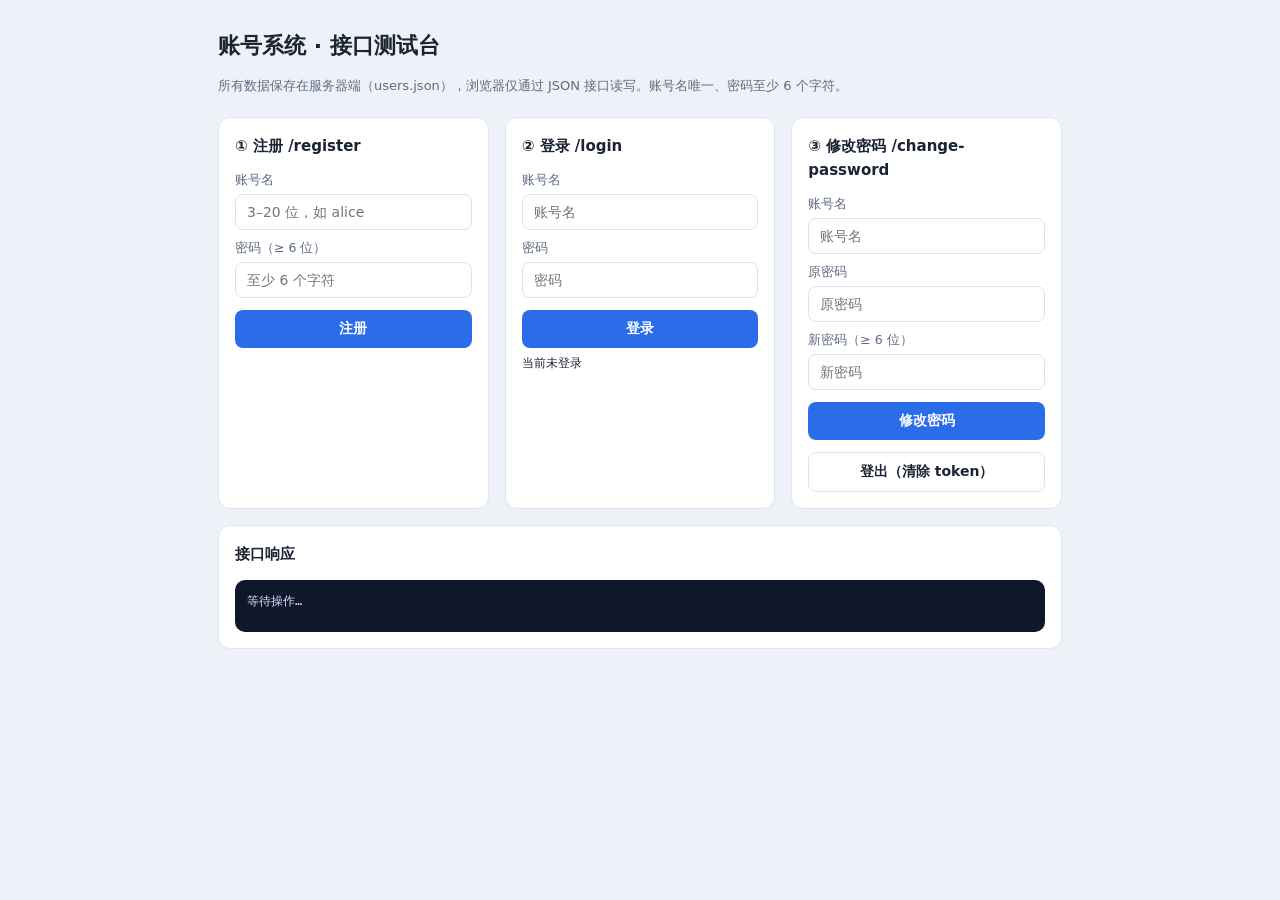
<file: account-server/index.html>
<!DOCTYPE html>
<html lang="zh-CN">
<head>
<meta charset="UTF-8">
<meta name="viewport" content="width=device-width, initial-scale=1">
<title>账号系统 · 接口测试台</title>
<style>
  :root{--bg:#eef2f8;--card:#fff;--ink:#1b2433;--muted:#5d6b83;--line:#dde4ef;--phy:#2b6de9;--ok:#0f9d58;--bad:#d64545}
  *{box-sizing:border-box}
  body{margin:0;background:var(--bg);color:var(--ink);font-family:system-ui,"Segoe UI","Microsoft YaHei",sans-serif;line-height:1.6}
  .wrap{max-width:880px;margin:0 auto;padding:28px 18px 60px}
  h1{font-size:22px;margin:0 0 4px}
  .sub{color:var(--muted);font-size:13px;margin-bottom:20px}
  .grid{display:grid;grid-template-columns:repeat(auto-fit,minmax(260px,1fr));gap:16px}
  .card{background:var(--card);border:1px solid var(--line);border-radius:12px;padding:16px}
  .card h2{font-size:15px;margin:0 0 12px}
  label{display:block;font-size:12.5px;color:var(--muted);margin:8px 0 4px}
  input{width:100%;padding:9px 11px;border:1px solid var(--line);border-radius:8px;font-size:14px;font-family:inherit;background:var(--card);color:var(--ink)}
  input:focus{outline:none;border-color:var(--phy)}
  button{margin-top:12px;width:100%;padding:10px;border:none;border-radius:8px;background:var(--phy);color:#fff;font-size:14px;font-weight:600;cursor:pointer;font-family:inherit}
  button:hover{opacity:.92}
  button.ghost{background:transparent;color:var(--ink);border:1px solid var(--line)}
  .out{margin-top:14px;background:#0f172a;color:#d7e3ff;border-radius:10px;padding:12px;font-family:ui-monospace,Consolas,monospace;font-size:12px;white-space:pre-wrap;min-height:52px}
  .status{font-size:12px;margin-top:6px}
  .ok{color:var(--ok)} .bad{color:var(--bad)}
  .token{word-break:break-all}
</style>
</head>
<body>
<div class="wrap">
  <h1>账号系统 · 接口测试台</h1>
  <p class="sub">所有数据保存在服务器端（users.json），浏览器仅通过 JSON 接口读写。账号名唯一、密码至少 6 个字符。</p>

  <div class="grid">
    <div class="card">
      <h2>① 注册 /register</h2>
      <label>账号名</label><input id="rUser" placeholder="3–20 位，如 alice">
      <label>密码（≥ 6 位）</label><input id="rPwd" type="text" placeholder="至少 6 个字符">
      <button onclick="doRegister()">注册</button>
    </div>

    <div class="card">
      <h2>② 登录 /login</h2>
      <label>账号名</label><input id="lUser" placeholder="账号名">
      <label>密码</label><input id="lPwd" type="text" placeholder="密码">
      <button onclick="doLogin()">登录</button>
      <div class="status" id="loginState">当前未登录</div>
    </div>

    <div class="card">
      <h2>③ 修改密码 /change-password</h2>
      <label>账号名</label><input id="cUser" placeholder="账号名">
      <label>原密码</label><input id="cOld" type="text" placeholder="原密码">
      <label>新密码（≥ 6 位）</label><input id="cNew" type="text" placeholder="新密码">
      <button onclick="doChange()">修改密码</button>
      <button class="ghost" onclick="doLogout()">登出（清除 token）</button>
    </div>
  </div>

  <div class="card" style="margin-top:16px">
    <h2>接口响应</h2>
    <div class="out" id="out">等待操作…</div>
  </div>
</div>

<script>
let token = localStorage.getItem('acct_token') || '';

function show(obj, httpCode){
  const el = document.getElementById('out');
  el.textContent = 'HTTP ' + httpCode + '\n' + JSON.stringify(obj, null, 2);
}
function renderLoginState(){
  document.getElementById('loginState').innerHTML = token
    ? '已登录，token: <span class="token">' + token.slice(0,16) + '…</span>'
    : '当前未登录';
}

async function call(path, body){
  const headers = { 'Content-Type': 'application/json' };
  if (token) headers['Authorization'] = 'Bearer ' + token;
  const res = await fetch(path, { method:'POST', headers, body: JSON.stringify(body) });
  const data = await res.json().catch(()=>({ok:false,error:'BAD_JSON',message:'响应不是 JSON'}));
  show(data, res.status);
  if (path !== '/api/change-password') {  // 改密不改 token 展示
    if (data.token) { token = data.token; localStorage.setItem('acct_token', token); }
    if (path === '/api/logout') { token = ''; localStorage.removeItem('acct_token'); }
    renderLoginState();
  }
  return data;
}

const doRegister = () => call('/api/register', { username: document.getElementById('rUser').value, password: document.getElementById('rPwd').value });
const doLogin    = () => call('/api/login',    { username: document.getElementById('lUser').value, password: document.getElementById('lPwd').value });
const doLogout   = () => call('/api/logout',   {});
const doChange   = () => call('/api/change-password', {
  username: document.getElementById('cUser').value,
  oldPassword: document.getElementById('cOld').value,
  newPassword: document.getElementById('cNew').value
});

renderLoginState();
</script>
</body>
</html>
</file>
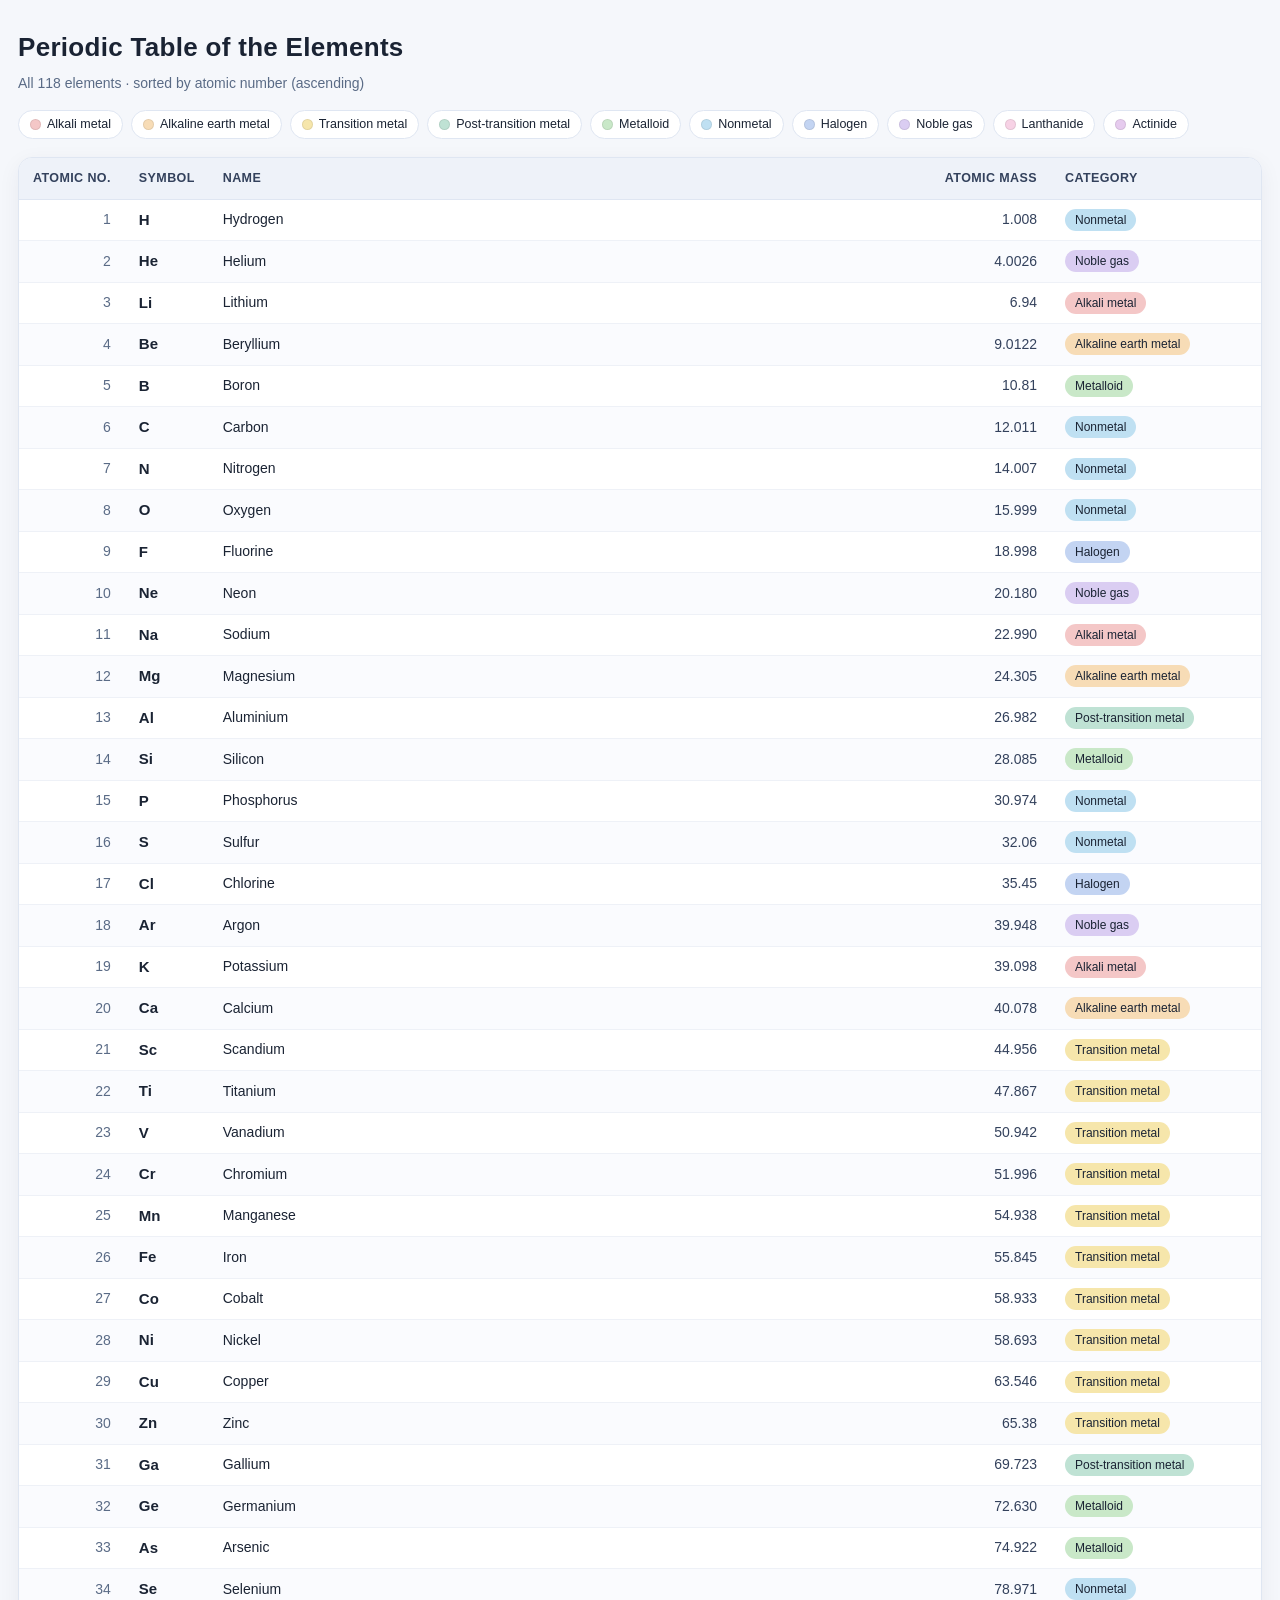
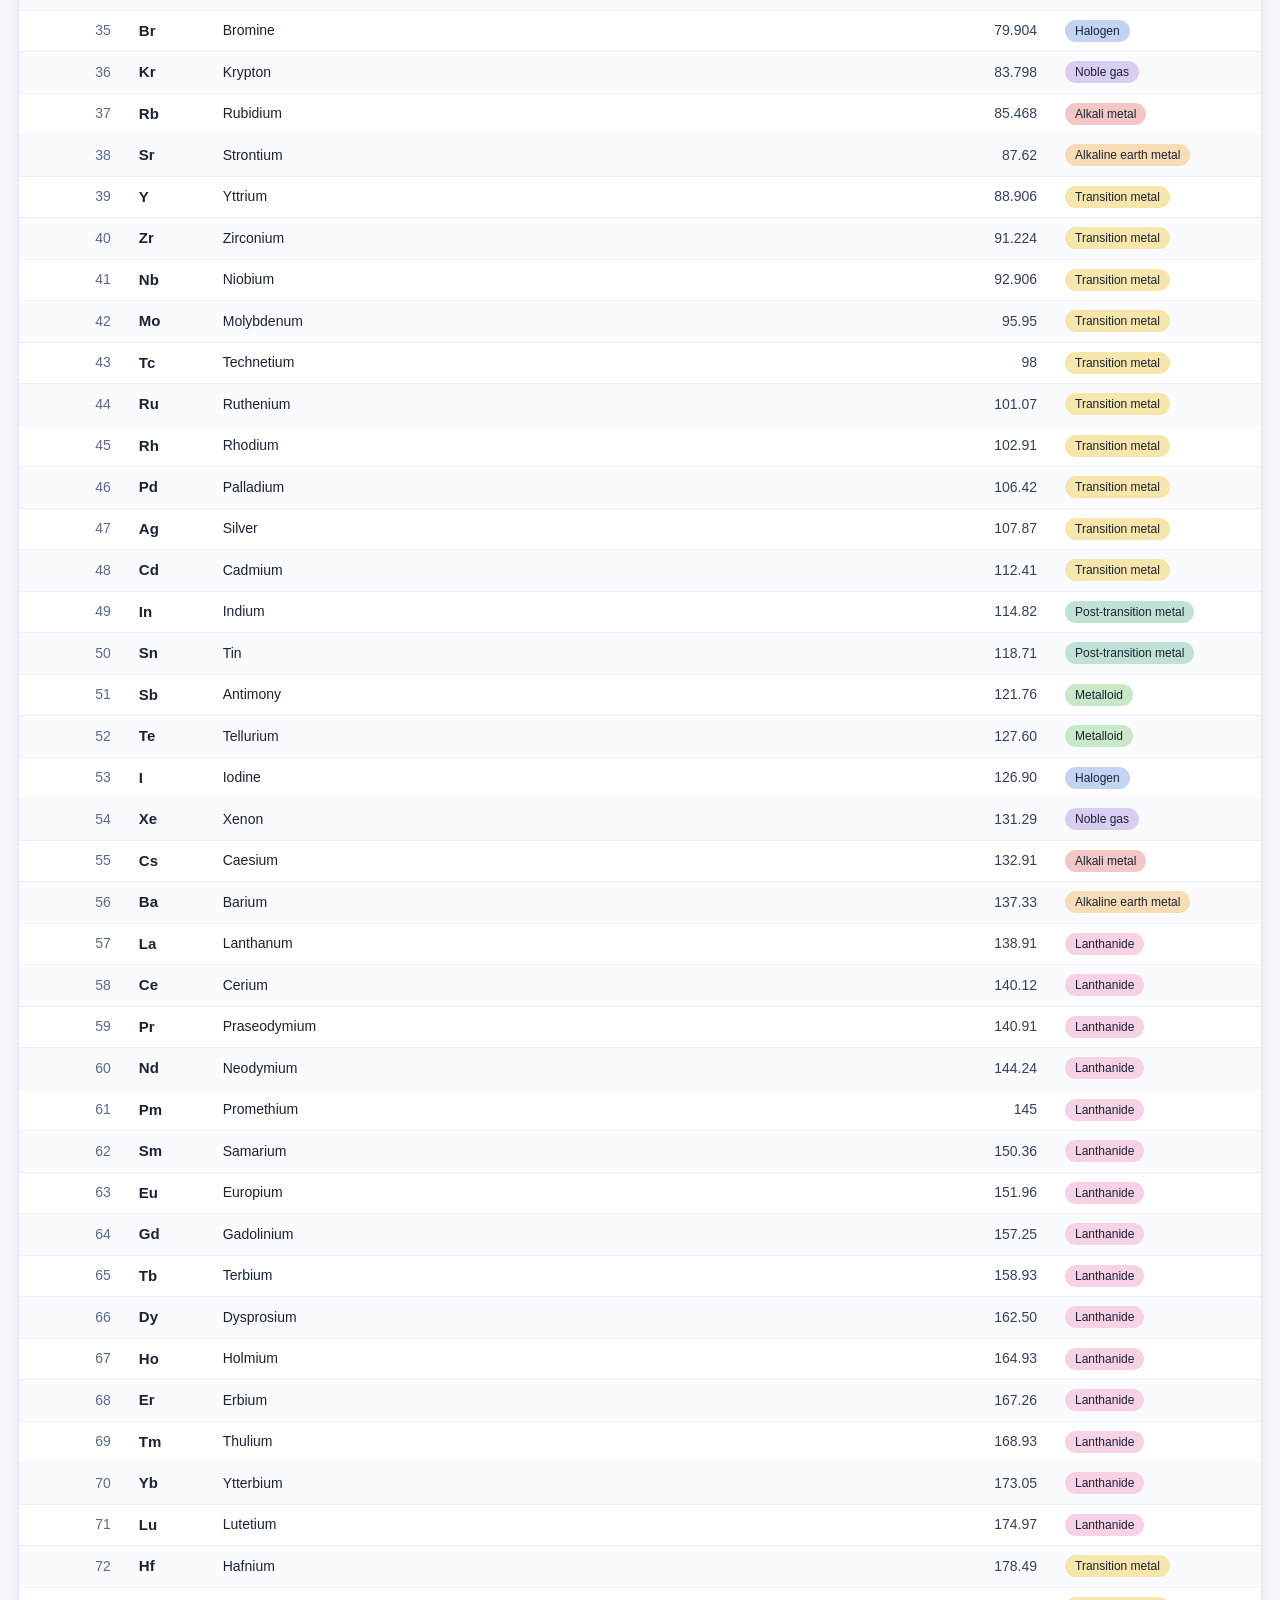
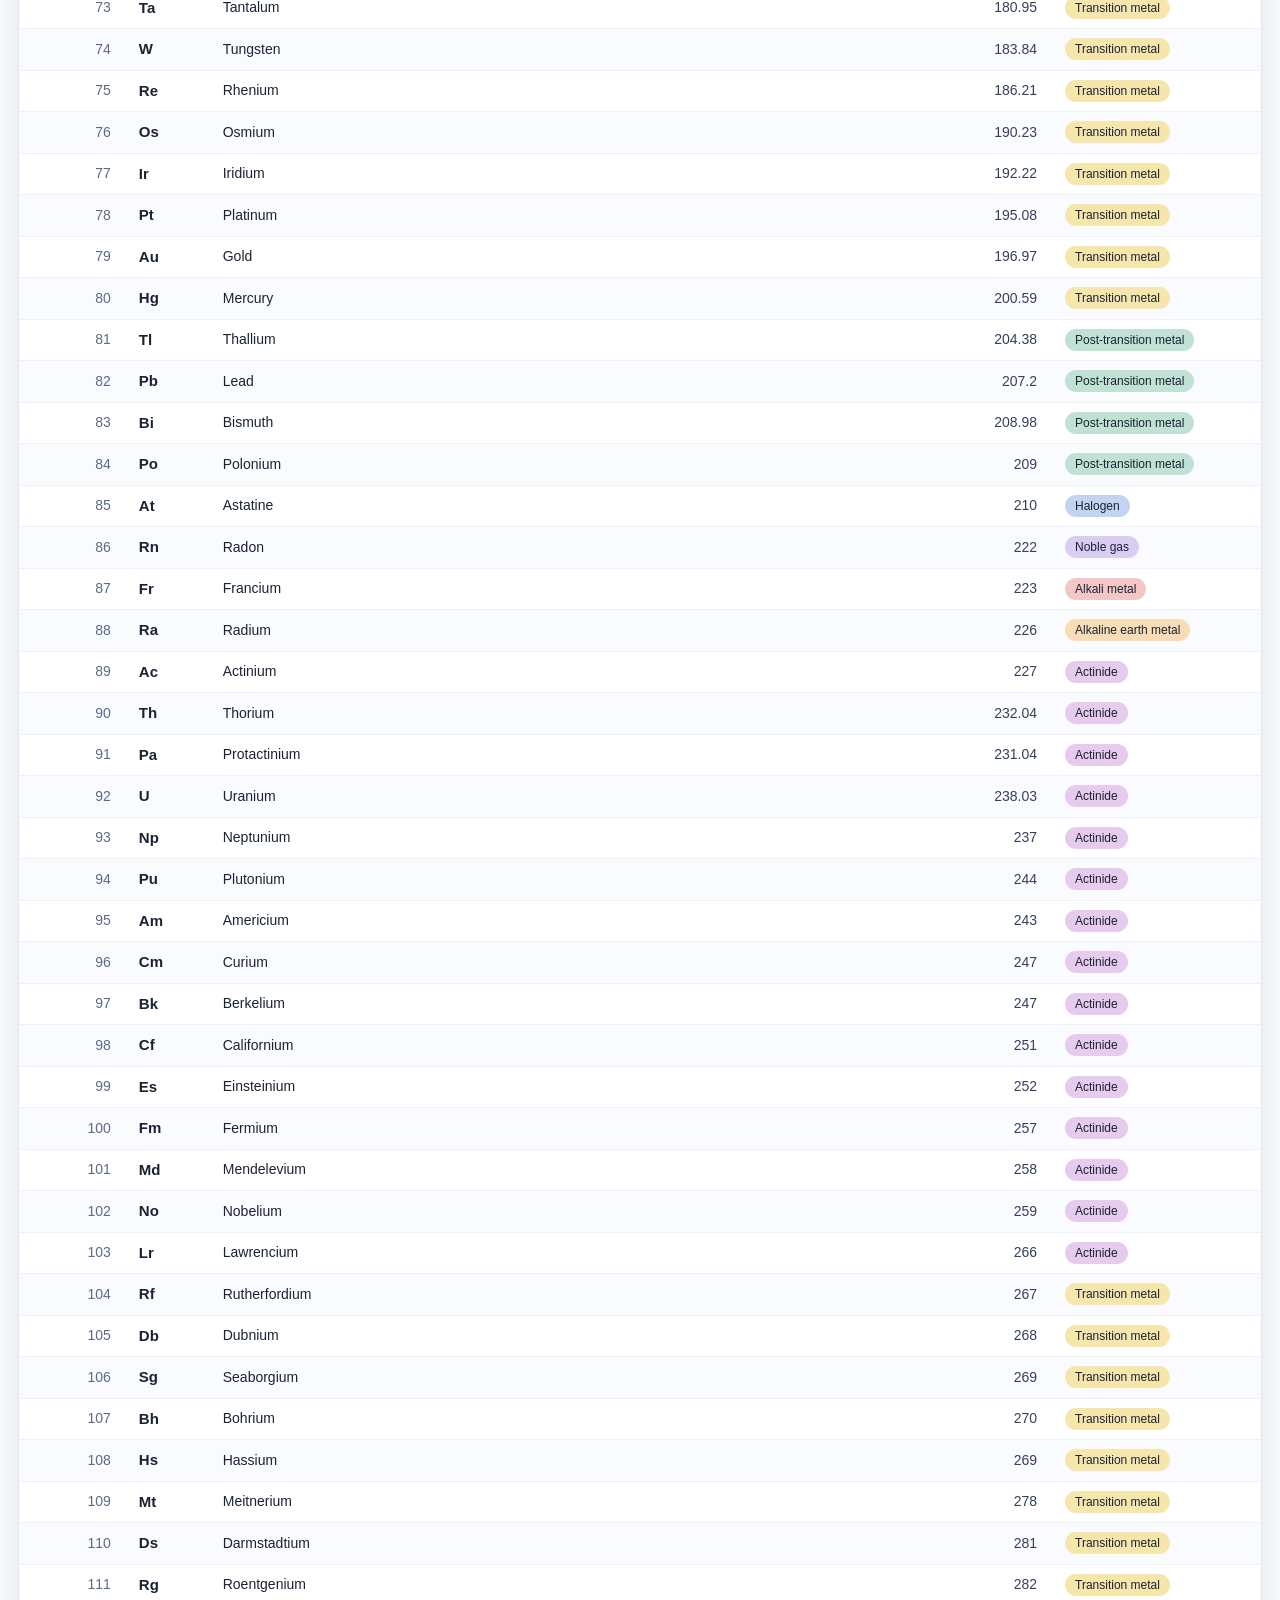
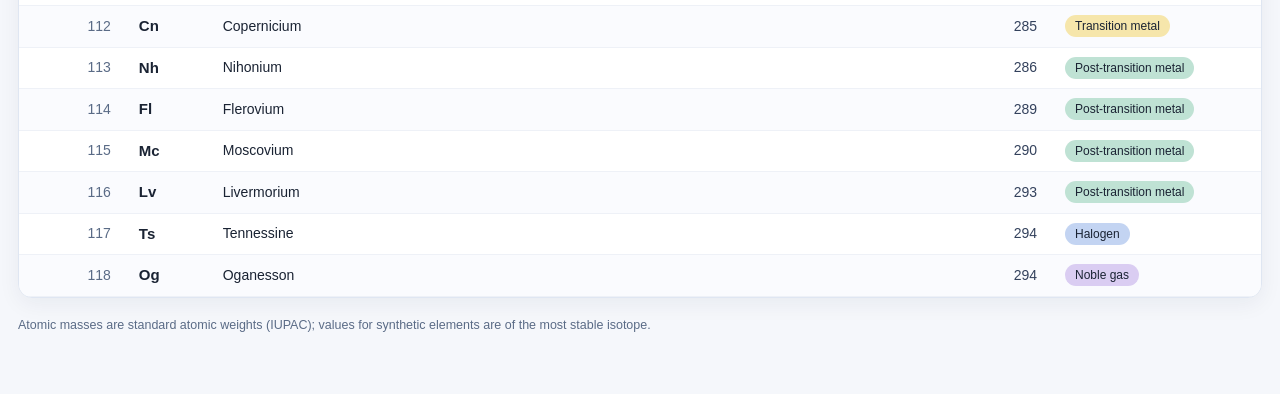
<file: periodic-table-en.html>
<!DOCTYPE html>
<html lang="en">
<head>
<meta charset="UTF-8">
<meta name="viewport" content="width=device-width, initial-scale=1.0">
<title>Periodic Table of the Elements</title>
<style>
  :root{--ink:#1a2333;--muted:#5a6b86;--line:#dfe6f2;--bg:#f5f7fb;--card:#fff}
  *{box-sizing:border-box}
  body{margin:0;padding:28px 18px 60px;background:var(--bg);color:var(--ink);
       font-family:-apple-system,BlinkMacSystemFont,"Segoe UI",Roboto,Helvetica,Arial,sans-serif;line-height:1.5}
  h1{margin:0 0 6px;font-size:26px;letter-spacing:.3px}
  .sub{margin:0 0 16px;color:var(--muted);font-size:14px}
  .legend{display:flex;flex-wrap:wrap;gap:8px;margin-bottom:18px}
  .lg{display:inline-flex;align-items:center;gap:6px;font-size:12.5px;color:var(--ink);
      background:var(--card);border:1px solid var(--line);border-radius:99px;padding:4px 11px}
  .lg i{width:11px;height:11px;border-radius:50%;display:inline-block;border:1px solid rgba(0,0,0,.08)}
  .wrap{overflow-x:auto;background:var(--card);border:1px solid var(--line);border-radius:14px;
        box-shadow:0 6px 22px rgba(20,35,65,.06)}
  table{border-collapse:collapse;width:100%;min-width:640px;font-size:14px}
  thead th{position:sticky;top:0;background:#eef2f9;color:#33415c;text-align:left;
           font-weight:600;font-size:12.5px;letter-spacing:.4px;text-transform:uppercase;
           padding:11px 14px;border-bottom:1px solid var(--line);white-space:nowrap;z-index:2}
  tbody td{padding:9px 14px;border-bottom:1px solid #eef1f7;vertical-align:middle}
  tbody tr:nth-child(even){background:#fafbfe}
  tbody tr:hover{background:#f1f6ff}
  .c-num{text-align:right;color:var(--muted);font-variant-numeric:tabular-nums;width:56px}
  .c-sym{font-weight:700;font-size:15px;width:70px}
  .c-name{font-weight:500}
  .c-mass{text-align:right;font-variant-numeric:tabular-nums;color:#33415c;width:110px}
  .c-cat{width:210px}
  .tag{display:inline-block;font-size:12px;font-weight:500;color:#1a2333;
       padding:2px 10px;border-radius:99px;white-space:nowrap}
  footer{margin-top:18px;color:var(--muted);font-size:12.5px}
  @media print{body{background:#fff;padding:0}.wrap{box-shadow:none}.lg{background:#fff}}
  @media (max-width:520px){h1{font-size:21px}table{font-size:13px}}
</style>
</head>
<body>
<h1>Periodic Table of the Elements</h1>
<p class="sub">All 118 elements &middot; sorted by atomic number (ascending)</p>
<div class="legend"><span class="lg"><i style="background:#f4c7c7"></i>Alkali metal</span><span class="lg"><i style="background:#f7dcb6"></i>Alkaline earth metal</span><span class="lg"><i style="background:#f6e6ab"></i>Transition metal</span><span class="lg"><i style="background:#bfe2d4"></i>Post-transition metal</span><span class="lg"><i style="background:#c9e8c8"></i>Metalloid</span><span class="lg"><i style="background:#bfe0f2"></i>Nonmetal</span><span class="lg"><i style="background:#c3d4f2"></i>Halogen</span><span class="lg"><i style="background:#dacdf2"></i>Noble gas</span><span class="lg"><i style="background:#f7d2e5"></i>Lanthanide</span><span class="lg"><i style="background:#e6cbee"></i>Actinide</span></div>
<div class="wrap">
<table>
<thead>
<tr><th>Atomic&nbsp;No.</th><th>Symbol</th><th>Name</th><th>Atomic&nbsp;Mass</th><th>Category</th></tr>
</thead>
<tbody>
<tr><td class="c-num">1</td><td class="c-sym">H</td><td class="c-name">Hydrogen</td><td class="c-mass">1.008</td><td class="c-cat"><span class="tag" style="background:#bfe0f2">Nonmetal</span></td></tr>
<tr><td class="c-num">2</td><td class="c-sym">He</td><td class="c-name">Helium</td><td class="c-mass">4.0026</td><td class="c-cat"><span class="tag" style="background:#dacdf2">Noble gas</span></td></tr>
<tr><td class="c-num">3</td><td class="c-sym">Li</td><td class="c-name">Lithium</td><td class="c-mass">6.94</td><td class="c-cat"><span class="tag" style="background:#f4c7c7">Alkali metal</span></td></tr>
<tr><td class="c-num">4</td><td class="c-sym">Be</td><td class="c-name">Beryllium</td><td class="c-mass">9.0122</td><td class="c-cat"><span class="tag" style="background:#f7dcb6">Alkaline earth metal</span></td></tr>
<tr><td class="c-num">5</td><td class="c-sym">B</td><td class="c-name">Boron</td><td class="c-mass">10.81</td><td class="c-cat"><span class="tag" style="background:#c9e8c8">Metalloid</span></td></tr>
<tr><td class="c-num">6</td><td class="c-sym">C</td><td class="c-name">Carbon</td><td class="c-mass">12.011</td><td class="c-cat"><span class="tag" style="background:#bfe0f2">Nonmetal</span></td></tr>
<tr><td class="c-num">7</td><td class="c-sym">N</td><td class="c-name">Nitrogen</td><td class="c-mass">14.007</td><td class="c-cat"><span class="tag" style="background:#bfe0f2">Nonmetal</span></td></tr>
<tr><td class="c-num">8</td><td class="c-sym">O</td><td class="c-name">Oxygen</td><td class="c-mass">15.999</td><td class="c-cat"><span class="tag" style="background:#bfe0f2">Nonmetal</span></td></tr>
<tr><td class="c-num">9</td><td class="c-sym">F</td><td class="c-name">Fluorine</td><td class="c-mass">18.998</td><td class="c-cat"><span class="tag" style="background:#c3d4f2">Halogen</span></td></tr>
<tr><td class="c-num">10</td><td class="c-sym">Ne</td><td class="c-name">Neon</td><td class="c-mass">20.180</td><td class="c-cat"><span class="tag" style="background:#dacdf2">Noble gas</span></td></tr>
<tr><td class="c-num">11</td><td class="c-sym">Na</td><td class="c-name">Sodium</td><td class="c-mass">22.990</td><td class="c-cat"><span class="tag" style="background:#f4c7c7">Alkali metal</span></td></tr>
<tr><td class="c-num">12</td><td class="c-sym">Mg</td><td class="c-name">Magnesium</td><td class="c-mass">24.305</td><td class="c-cat"><span class="tag" style="background:#f7dcb6">Alkaline earth metal</span></td></tr>
<tr><td class="c-num">13</td><td class="c-sym">Al</td><td class="c-name">Aluminium</td><td class="c-mass">26.982</td><td class="c-cat"><span class="tag" style="background:#bfe2d4">Post-transition metal</span></td></tr>
<tr><td class="c-num">14</td><td class="c-sym">Si</td><td class="c-name">Silicon</td><td class="c-mass">28.085</td><td class="c-cat"><span class="tag" style="background:#c9e8c8">Metalloid</span></td></tr>
<tr><td class="c-num">15</td><td class="c-sym">P</td><td class="c-name">Phosphorus</td><td class="c-mass">30.974</td><td class="c-cat"><span class="tag" style="background:#bfe0f2">Nonmetal</span></td></tr>
<tr><td class="c-num">16</td><td class="c-sym">S</td><td class="c-name">Sulfur</td><td class="c-mass">32.06</td><td class="c-cat"><span class="tag" style="background:#bfe0f2">Nonmetal</span></td></tr>
<tr><td class="c-num">17</td><td class="c-sym">Cl</td><td class="c-name">Chlorine</td><td class="c-mass">35.45</td><td class="c-cat"><span class="tag" style="background:#c3d4f2">Halogen</span></td></tr>
<tr><td class="c-num">18</td><td class="c-sym">Ar</td><td class="c-name">Argon</td><td class="c-mass">39.948</td><td class="c-cat"><span class="tag" style="background:#dacdf2">Noble gas</span></td></tr>
<tr><td class="c-num">19</td><td class="c-sym">K</td><td class="c-name">Potassium</td><td class="c-mass">39.098</td><td class="c-cat"><span class="tag" style="background:#f4c7c7">Alkali metal</span></td></tr>
<tr><td class="c-num">20</td><td class="c-sym">Ca</td><td class="c-name">Calcium</td><td class="c-mass">40.078</td><td class="c-cat"><span class="tag" style="background:#f7dcb6">Alkaline earth metal</span></td></tr>
<tr><td class="c-num">21</td><td class="c-sym">Sc</td><td class="c-name">Scandium</td><td class="c-mass">44.956</td><td class="c-cat"><span class="tag" style="background:#f6e6ab">Transition metal</span></td></tr>
<tr><td class="c-num">22</td><td class="c-sym">Ti</td><td class="c-name">Titanium</td><td class="c-mass">47.867</td><td class="c-cat"><span class="tag" style="background:#f6e6ab">Transition metal</span></td></tr>
<tr><td class="c-num">23</td><td class="c-sym">V</td><td class="c-name">Vanadium</td><td class="c-mass">50.942</td><td class="c-cat"><span class="tag" style="background:#f6e6ab">Transition metal</span></td></tr>
<tr><td class="c-num">24</td><td class="c-sym">Cr</td><td class="c-name">Chromium</td><td class="c-mass">51.996</td><td class="c-cat"><span class="tag" style="background:#f6e6ab">Transition metal</span></td></tr>
<tr><td class="c-num">25</td><td class="c-sym">Mn</td><td class="c-name">Manganese</td><td class="c-mass">54.938</td><td class="c-cat"><span class="tag" style="background:#f6e6ab">Transition metal</span></td></tr>
<tr><td class="c-num">26</td><td class="c-sym">Fe</td><td class="c-name">Iron</td><td class="c-mass">55.845</td><td class="c-cat"><span class="tag" style="background:#f6e6ab">Transition metal</span></td></tr>
<tr><td class="c-num">27</td><td class="c-sym">Co</td><td class="c-name">Cobalt</td><td class="c-mass">58.933</td><td class="c-cat"><span class="tag" style="background:#f6e6ab">Transition metal</span></td></tr>
<tr><td class="c-num">28</td><td class="c-sym">Ni</td><td class="c-name">Nickel</td><td class="c-mass">58.693</td><td class="c-cat"><span class="tag" style="background:#f6e6ab">Transition metal</span></td></tr>
<tr><td class="c-num">29</td><td class="c-sym">Cu</td><td class="c-name">Copper</td><td class="c-mass">63.546</td><td class="c-cat"><span class="tag" style="background:#f6e6ab">Transition metal</span></td></tr>
<tr><td class="c-num">30</td><td class="c-sym">Zn</td><td class="c-name">Zinc</td><td class="c-mass">65.38</td><td class="c-cat"><span class="tag" style="background:#f6e6ab">Transition metal</span></td></tr>
<tr><td class="c-num">31</td><td class="c-sym">Ga</td><td class="c-name">Gallium</td><td class="c-mass">69.723</td><td class="c-cat"><span class="tag" style="background:#bfe2d4">Post-transition metal</span></td></tr>
<tr><td class="c-num">32</td><td class="c-sym">Ge</td><td class="c-name">Germanium</td><td class="c-mass">72.630</td><td class="c-cat"><span class="tag" style="background:#c9e8c8">Metalloid</span></td></tr>
<tr><td class="c-num">33</td><td class="c-sym">As</td><td class="c-name">Arsenic</td><td class="c-mass">74.922</td><td class="c-cat"><span class="tag" style="background:#c9e8c8">Metalloid</span></td></tr>
<tr><td class="c-num">34</td><td class="c-sym">Se</td><td class="c-name">Selenium</td><td class="c-mass">78.971</td><td class="c-cat"><span class="tag" style="background:#bfe0f2">Nonmetal</span></td></tr>
<tr><td class="c-num">35</td><td class="c-sym">Br</td><td class="c-name">Bromine</td><td class="c-mass">79.904</td><td class="c-cat"><span class="tag" style="background:#c3d4f2">Halogen</span></td></tr>
<tr><td class="c-num">36</td><td class="c-sym">Kr</td><td class="c-name">Krypton</td><td class="c-mass">83.798</td><td class="c-cat"><span class="tag" style="background:#dacdf2">Noble gas</span></td></tr>
<tr><td class="c-num">37</td><td class="c-sym">Rb</td><td class="c-name">Rubidium</td><td class="c-mass">85.468</td><td class="c-cat"><span class="tag" style="background:#f4c7c7">Alkali metal</span></td></tr>
<tr><td class="c-num">38</td><td class="c-sym">Sr</td><td class="c-name">Strontium</td><td class="c-mass">87.62</td><td class="c-cat"><span class="tag" style="background:#f7dcb6">Alkaline earth metal</span></td></tr>
<tr><td class="c-num">39</td><td class="c-sym">Y</td><td class="c-name">Yttrium</td><td class="c-mass">88.906</td><td class="c-cat"><span class="tag" style="background:#f6e6ab">Transition metal</span></td></tr>
<tr><td class="c-num">40</td><td class="c-sym">Zr</td><td class="c-name">Zirconium</td><td class="c-mass">91.224</td><td class="c-cat"><span class="tag" style="background:#f6e6ab">Transition metal</span></td></tr>
<tr><td class="c-num">41</td><td class="c-sym">Nb</td><td class="c-name">Niobium</td><td class="c-mass">92.906</td><td class="c-cat"><span class="tag" style="background:#f6e6ab">Transition metal</span></td></tr>
<tr><td class="c-num">42</td><td class="c-sym">Mo</td><td class="c-name">Molybdenum</td><td class="c-mass">95.95</td><td class="c-cat"><span class="tag" style="background:#f6e6ab">Transition metal</span></td></tr>
<tr><td class="c-num">43</td><td class="c-sym">Tc</td><td class="c-name">Technetium</td><td class="c-mass">98</td><td class="c-cat"><span class="tag" style="background:#f6e6ab">Transition metal</span></td></tr>
<tr><td class="c-num">44</td><td class="c-sym">Ru</td><td class="c-name">Ruthenium</td><td class="c-mass">101.07</td><td class="c-cat"><span class="tag" style="background:#f6e6ab">Transition metal</span></td></tr>
<tr><td class="c-num">45</td><td class="c-sym">Rh</td><td class="c-name">Rhodium</td><td class="c-mass">102.91</td><td class="c-cat"><span class="tag" style="background:#f6e6ab">Transition metal</span></td></tr>
<tr><td class="c-num">46</td><td class="c-sym">Pd</td><td class="c-name">Palladium</td><td class="c-mass">106.42</td><td class="c-cat"><span class="tag" style="background:#f6e6ab">Transition metal</span></td></tr>
<tr><td class="c-num">47</td><td class="c-sym">Ag</td><td class="c-name">Silver</td><td class="c-mass">107.87</td><td class="c-cat"><span class="tag" style="background:#f6e6ab">Transition metal</span></td></tr>
<tr><td class="c-num">48</td><td class="c-sym">Cd</td><td class="c-name">Cadmium</td><td class="c-mass">112.41</td><td class="c-cat"><span class="tag" style="background:#f6e6ab">Transition metal</span></td></tr>
<tr><td class="c-num">49</td><td class="c-sym">In</td><td class="c-name">Indium</td><td class="c-mass">114.82</td><td class="c-cat"><span class="tag" style="background:#bfe2d4">Post-transition metal</span></td></tr>
<tr><td class="c-num">50</td><td class="c-sym">Sn</td><td class="c-name">Tin</td><td class="c-mass">118.71</td><td class="c-cat"><span class="tag" style="background:#bfe2d4">Post-transition metal</span></td></tr>
<tr><td class="c-num">51</td><td class="c-sym">Sb</td><td class="c-name">Antimony</td><td class="c-mass">121.76</td><td class="c-cat"><span class="tag" style="background:#c9e8c8">Metalloid</span></td></tr>
<tr><td class="c-num">52</td><td class="c-sym">Te</td><td class="c-name">Tellurium</td><td class="c-mass">127.60</td><td class="c-cat"><span class="tag" style="background:#c9e8c8">Metalloid</span></td></tr>
<tr><td class="c-num">53</td><td class="c-sym">I</td><td class="c-name">Iodine</td><td class="c-mass">126.90</td><td class="c-cat"><span class="tag" style="background:#c3d4f2">Halogen</span></td></tr>
<tr><td class="c-num">54</td><td class="c-sym">Xe</td><td class="c-name">Xenon</td><td class="c-mass">131.29</td><td class="c-cat"><span class="tag" style="background:#dacdf2">Noble gas</span></td></tr>
<tr><td class="c-num">55</td><td class="c-sym">Cs</td><td class="c-name">Caesium</td><td class="c-mass">132.91</td><td class="c-cat"><span class="tag" style="background:#f4c7c7">Alkali metal</span></td></tr>
<tr><td class="c-num">56</td><td class="c-sym">Ba</td><td class="c-name">Barium</td><td class="c-mass">137.33</td><td class="c-cat"><span class="tag" style="background:#f7dcb6">Alkaline earth metal</span></td></tr>
<tr><td class="c-num">57</td><td class="c-sym">La</td><td class="c-name">Lanthanum</td><td class="c-mass">138.91</td><td class="c-cat"><span class="tag" style="background:#f7d2e5">Lanthanide</span></td></tr>
<tr><td class="c-num">58</td><td class="c-sym">Ce</td><td class="c-name">Cerium</td><td class="c-mass">140.12</td><td class="c-cat"><span class="tag" style="background:#f7d2e5">Lanthanide</span></td></tr>
<tr><td class="c-num">59</td><td class="c-sym">Pr</td><td class="c-name">Praseodymium</td><td class="c-mass">140.91</td><td class="c-cat"><span class="tag" style="background:#f7d2e5">Lanthanide</span></td></tr>
<tr><td class="c-num">60</td><td class="c-sym">Nd</td><td class="c-name">Neodymium</td><td class="c-mass">144.24</td><td class="c-cat"><span class="tag" style="background:#f7d2e5">Lanthanide</span></td></tr>
<tr><td class="c-num">61</td><td class="c-sym">Pm</td><td class="c-name">Promethium</td><td class="c-mass">145</td><td class="c-cat"><span class="tag" style="background:#f7d2e5">Lanthanide</span></td></tr>
<tr><td class="c-num">62</td><td class="c-sym">Sm</td><td class="c-name">Samarium</td><td class="c-mass">150.36</td><td class="c-cat"><span class="tag" style="background:#f7d2e5">Lanthanide</span></td></tr>
<tr><td class="c-num">63</td><td class="c-sym">Eu</td><td class="c-name">Europium</td><td class="c-mass">151.96</td><td class="c-cat"><span class="tag" style="background:#f7d2e5">Lanthanide</span></td></tr>
<tr><td class="c-num">64</td><td class="c-sym">Gd</td><td class="c-name">Gadolinium</td><td class="c-mass">157.25</td><td class="c-cat"><span class="tag" style="background:#f7d2e5">Lanthanide</span></td></tr>
<tr><td class="c-num">65</td><td class="c-sym">Tb</td><td class="c-name">Terbium</td><td class="c-mass">158.93</td><td class="c-cat"><span class="tag" style="background:#f7d2e5">Lanthanide</span></td></tr>
<tr><td class="c-num">66</td><td class="c-sym">Dy</td><td class="c-name">Dysprosium</td><td class="c-mass">162.50</td><td class="c-cat"><span class="tag" style="background:#f7d2e5">Lanthanide</span></td></tr>
<tr><td class="c-num">67</td><td class="c-sym">Ho</td><td class="c-name">Holmium</td><td class="c-mass">164.93</td><td class="c-cat"><span class="tag" style="background:#f7d2e5">Lanthanide</span></td></tr>
<tr><td class="c-num">68</td><td class="c-sym">Er</td><td class="c-name">Erbium</td><td class="c-mass">167.26</td><td class="c-cat"><span class="tag" style="background:#f7d2e5">Lanthanide</span></td></tr>
<tr><td class="c-num">69</td><td class="c-sym">Tm</td><td class="c-name">Thulium</td><td class="c-mass">168.93</td><td class="c-cat"><span class="tag" style="background:#f7d2e5">Lanthanide</span></td></tr>
<tr><td class="c-num">70</td><td class="c-sym">Yb</td><td class="c-name">Ytterbium</td><td class="c-mass">173.05</td><td class="c-cat"><span class="tag" style="background:#f7d2e5">Lanthanide</span></td></tr>
<tr><td class="c-num">71</td><td class="c-sym">Lu</td><td class="c-name">Lutetium</td><td class="c-mass">174.97</td><td class="c-cat"><span class="tag" style="background:#f7d2e5">Lanthanide</span></td></tr>
<tr><td class="c-num">72</td><td class="c-sym">Hf</td><td class="c-name">Hafnium</td><td class="c-mass">178.49</td><td class="c-cat"><span class="tag" style="background:#f6e6ab">Transition metal</span></td></tr>
<tr><td class="c-num">73</td><td class="c-sym">Ta</td><td class="c-name">Tantalum</td><td class="c-mass">180.95</td><td class="c-cat"><span class="tag" style="background:#f6e6ab">Transition metal</span></td></tr>
<tr><td class="c-num">74</td><td class="c-sym">W</td><td class="c-name">Tungsten</td><td class="c-mass">183.84</td><td class="c-cat"><span class="tag" style="background:#f6e6ab">Transition metal</span></td></tr>
<tr><td class="c-num">75</td><td class="c-sym">Re</td><td class="c-name">Rhenium</td><td class="c-mass">186.21</td><td class="c-cat"><span class="tag" style="background:#f6e6ab">Transition metal</span></td></tr>
<tr><td class="c-num">76</td><td class="c-sym">Os</td><td class="c-name">Osmium</td><td class="c-mass">190.23</td><td class="c-cat"><span class="tag" style="background:#f6e6ab">Transition metal</span></td></tr>
<tr><td class="c-num">77</td><td class="c-sym">Ir</td><td class="c-name">Iridium</td><td class="c-mass">192.22</td><td class="c-cat"><span class="tag" style="background:#f6e6ab">Transition metal</span></td></tr>
<tr><td class="c-num">78</td><td class="c-sym">Pt</td><td class="c-name">Platinum</td><td class="c-mass">195.08</td><td class="c-cat"><span class="tag" style="background:#f6e6ab">Transition metal</span></td></tr>
<tr><td class="c-num">79</td><td class="c-sym">Au</td><td class="c-name">Gold</td><td class="c-mass">196.97</td><td class="c-cat"><span class="tag" style="background:#f6e6ab">Transition metal</span></td></tr>
<tr><td class="c-num">80</td><td class="c-sym">Hg</td><td class="c-name">Mercury</td><td class="c-mass">200.59</td><td class="c-cat"><span class="tag" style="background:#f6e6ab">Transition metal</span></td></tr>
<tr><td class="c-num">81</td><td class="c-sym">Tl</td><td class="c-name">Thallium</td><td class="c-mass">204.38</td><td class="c-cat"><span class="tag" style="background:#bfe2d4">Post-transition metal</span></td></tr>
<tr><td class="c-num">82</td><td class="c-sym">Pb</td><td class="c-name">Lead</td><td class="c-mass">207.2</td><td class="c-cat"><span class="tag" style="background:#bfe2d4">Post-transition metal</span></td></tr>
<tr><td class="c-num">83</td><td class="c-sym">Bi</td><td class="c-name">Bismuth</td><td class="c-mass">208.98</td><td class="c-cat"><span class="tag" style="background:#bfe2d4">Post-transition metal</span></td></tr>
<tr><td class="c-num">84</td><td class="c-sym">Po</td><td class="c-name">Polonium</td><td class="c-mass">209</td><td class="c-cat"><span class="tag" style="background:#bfe2d4">Post-transition metal</span></td></tr>
<tr><td class="c-num">85</td><td class="c-sym">At</td><td class="c-name">Astatine</td><td class="c-mass">210</td><td class="c-cat"><span class="tag" style="background:#c3d4f2">Halogen</span></td></tr>
<tr><td class="c-num">86</td><td class="c-sym">Rn</td><td class="c-name">Radon</td><td class="c-mass">222</td><td class="c-cat"><span class="tag" style="background:#dacdf2">Noble gas</span></td></tr>
<tr><td class="c-num">87</td><td class="c-sym">Fr</td><td class="c-name">Francium</td><td class="c-mass">223</td><td class="c-cat"><span class="tag" style="background:#f4c7c7">Alkali metal</span></td></tr>
<tr><td class="c-num">88</td><td class="c-sym">Ra</td><td class="c-name">Radium</td><td class="c-mass">226</td><td class="c-cat"><span class="tag" style="background:#f7dcb6">Alkaline earth metal</span></td></tr>
<tr><td class="c-num">89</td><td class="c-sym">Ac</td><td class="c-name">Actinium</td><td class="c-mass">227</td><td class="c-cat"><span class="tag" style="background:#e6cbee">Actinide</span></td></tr>
<tr><td class="c-num">90</td><td class="c-sym">Th</td><td class="c-name">Thorium</td><td class="c-mass">232.04</td><td class="c-cat"><span class="tag" style="background:#e6cbee">Actinide</span></td></tr>
<tr><td class="c-num">91</td><td class="c-sym">Pa</td><td class="c-name">Protactinium</td><td class="c-mass">231.04</td><td class="c-cat"><span class="tag" style="background:#e6cbee">Actinide</span></td></tr>
<tr><td class="c-num">92</td><td class="c-sym">U</td><td class="c-name">Uranium</td><td class="c-mass">238.03</td><td class="c-cat"><span class="tag" style="background:#e6cbee">Actinide</span></td></tr>
<tr><td class="c-num">93</td><td class="c-sym">Np</td><td class="c-name">Neptunium</td><td class="c-mass">237</td><td class="c-cat"><span class="tag" style="background:#e6cbee">Actinide</span></td></tr>
<tr><td class="c-num">94</td><td class="c-sym">Pu</td><td class="c-name">Plutonium</td><td class="c-mass">244</td><td class="c-cat"><span class="tag" style="background:#e6cbee">Actinide</span></td></tr>
<tr><td class="c-num">95</td><td class="c-sym">Am</td><td class="c-name">Americium</td><td class="c-mass">243</td><td class="c-cat"><span class="tag" style="background:#e6cbee">Actinide</span></td></tr>
<tr><td class="c-num">96</td><td class="c-sym">Cm</td><td class="c-name">Curium</td><td class="c-mass">247</td><td class="c-cat"><span class="tag" style="background:#e6cbee">Actinide</span></td></tr>
<tr><td class="c-num">97</td><td class="c-sym">Bk</td><td class="c-name">Berkelium</td><td class="c-mass">247</td><td class="c-cat"><span class="tag" style="background:#e6cbee">Actinide</span></td></tr>
<tr><td class="c-num">98</td><td class="c-sym">Cf</td><td class="c-name">Californium</td><td class="c-mass">251</td><td class="c-cat"><span class="tag" style="background:#e6cbee">Actinide</span></td></tr>
<tr><td class="c-num">99</td><td class="c-sym">Es</td><td class="c-name">Einsteinium</td><td class="c-mass">252</td><td class="c-cat"><span class="tag" style="background:#e6cbee">Actinide</span></td></tr>
<tr><td class="c-num">100</td><td class="c-sym">Fm</td><td class="c-name">Fermium</td><td class="c-mass">257</td><td class="c-cat"><span class="tag" style="background:#e6cbee">Actinide</span></td></tr>
<tr><td class="c-num">101</td><td class="c-sym">Md</td><td class="c-name">Mendelevium</td><td class="c-mass">258</td><td class="c-cat"><span class="tag" style="background:#e6cbee">Actinide</span></td></tr>
<tr><td class="c-num">102</td><td class="c-sym">No</td><td class="c-name">Nobelium</td><td class="c-mass">259</td><td class="c-cat"><span class="tag" style="background:#e6cbee">Actinide</span></td></tr>
<tr><td class="c-num">103</td><td class="c-sym">Lr</td><td class="c-name">Lawrencium</td><td class="c-mass">266</td><td class="c-cat"><span class="tag" style="background:#e6cbee">Actinide</span></td></tr>
<tr><td class="c-num">104</td><td class="c-sym">Rf</td><td class="c-name">Rutherfordium</td><td class="c-mass">267</td><td class="c-cat"><span class="tag" style="background:#f6e6ab">Transition metal</span></td></tr>
<tr><td class="c-num">105</td><td class="c-sym">Db</td><td class="c-name">Dubnium</td><td class="c-mass">268</td><td class="c-cat"><span class="tag" style="background:#f6e6ab">Transition metal</span></td></tr>
<tr><td class="c-num">106</td><td class="c-sym">Sg</td><td class="c-name">Seaborgium</td><td class="c-mass">269</td><td class="c-cat"><span class="tag" style="background:#f6e6ab">Transition metal</span></td></tr>
<tr><td class="c-num">107</td><td class="c-sym">Bh</td><td class="c-name">Bohrium</td><td class="c-mass">270</td><td class="c-cat"><span class="tag" style="background:#f6e6ab">Transition metal</span></td></tr>
<tr><td class="c-num">108</td><td class="c-sym">Hs</td><td class="c-name">Hassium</td><td class="c-mass">269</td><td class="c-cat"><span class="tag" style="background:#f6e6ab">Transition metal</span></td></tr>
<tr><td class="c-num">109</td><td class="c-sym">Mt</td><td class="c-name">Meitnerium</td><td class="c-mass">278</td><td class="c-cat"><span class="tag" style="background:#f6e6ab">Transition metal</span></td></tr>
<tr><td class="c-num">110</td><td class="c-sym">Ds</td><td class="c-name">Darmstadtium</td><td class="c-mass">281</td><td class="c-cat"><span class="tag" style="background:#f6e6ab">Transition metal</span></td></tr>
<tr><td class="c-num">111</td><td class="c-sym">Rg</td><td class="c-name">Roentgenium</td><td class="c-mass">282</td><td class="c-cat"><span class="tag" style="background:#f6e6ab">Transition metal</span></td></tr>
<tr><td class="c-num">112</td><td class="c-sym">Cn</td><td class="c-name">Copernicium</td><td class="c-mass">285</td><td class="c-cat"><span class="tag" style="background:#f6e6ab">Transition metal</span></td></tr>
<tr><td class="c-num">113</td><td class="c-sym">Nh</td><td class="c-name">Nihonium</td><td class="c-mass">286</td><td class="c-cat"><span class="tag" style="background:#bfe2d4">Post-transition metal</span></td></tr>
<tr><td class="c-num">114</td><td class="c-sym">Fl</td><td class="c-name">Flerovium</td><td class="c-mass">289</td><td class="c-cat"><span class="tag" style="background:#bfe2d4">Post-transition metal</span></td></tr>
<tr><td class="c-num">115</td><td class="c-sym">Mc</td><td class="c-name">Moscovium</td><td class="c-mass">290</td><td class="c-cat"><span class="tag" style="background:#bfe2d4">Post-transition metal</span></td></tr>
<tr><td class="c-num">116</td><td class="c-sym">Lv</td><td class="c-name">Livermorium</td><td class="c-mass">293</td><td class="c-cat"><span class="tag" style="background:#bfe2d4">Post-transition metal</span></td></tr>
<tr><td class="c-num">117</td><td class="c-sym">Ts</td><td class="c-name">Tennessine</td><td class="c-mass">294</td><td class="c-cat"><span class="tag" style="background:#c3d4f2">Halogen</span></td></tr>
<tr><td class="c-num">118</td><td class="c-sym">Og</td><td class="c-name">Oganesson</td><td class="c-mass">294</td><td class="c-cat"><span class="tag" style="background:#dacdf2">Noble gas</span></td></tr>
</tbody>
</table>
</div>
<footer>Atomic masses are standard atomic weights (IUPAC); values for synthetic elements are of the most stable isotope.</footer>
</body>
</html>
</file>
